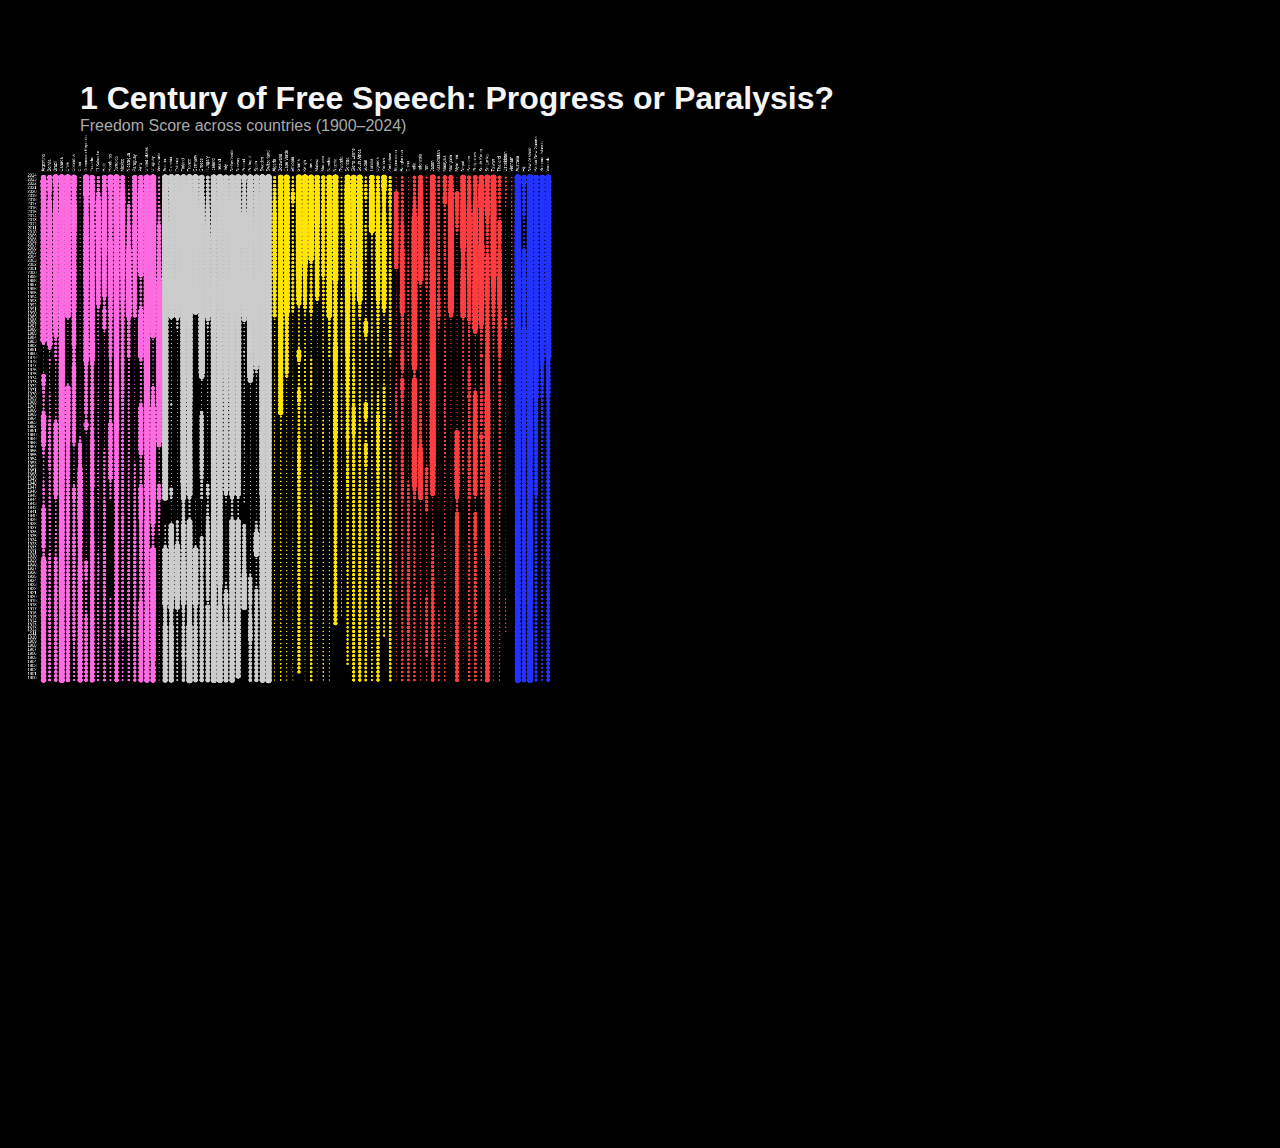
<file: index.html>
<!DOCTYPE html>
<html lang="">
  <head>
    <meta charset="utf-8">
    <meta name="viewport" content="width=device-width, initial-scale=1.0"> 
    <meta name="apple-mobile-web-app-capable" content="yes">
    <link rel="stylesheet" href="style.css">
    <title>day1_2 (array)</title>
    <!-- <style> body {padding: 0; margin: 0;} </style> -->
      
      <header>
        <h1>1 Century of Free Speech: Progress or Paralysis?</h1>
        <p>Freedom Score across countries (1900–2024)</p>
      </header>
    
      <main>
        <!-- canvas -->
      </main>

    <script src="libs/p5.min.js"></script>
    <script src="libs/p5.dom.min.js"></script>
    <script src="sketch.js"></script>
    
  </head>
  <body>
  </body>
</html>
</file>
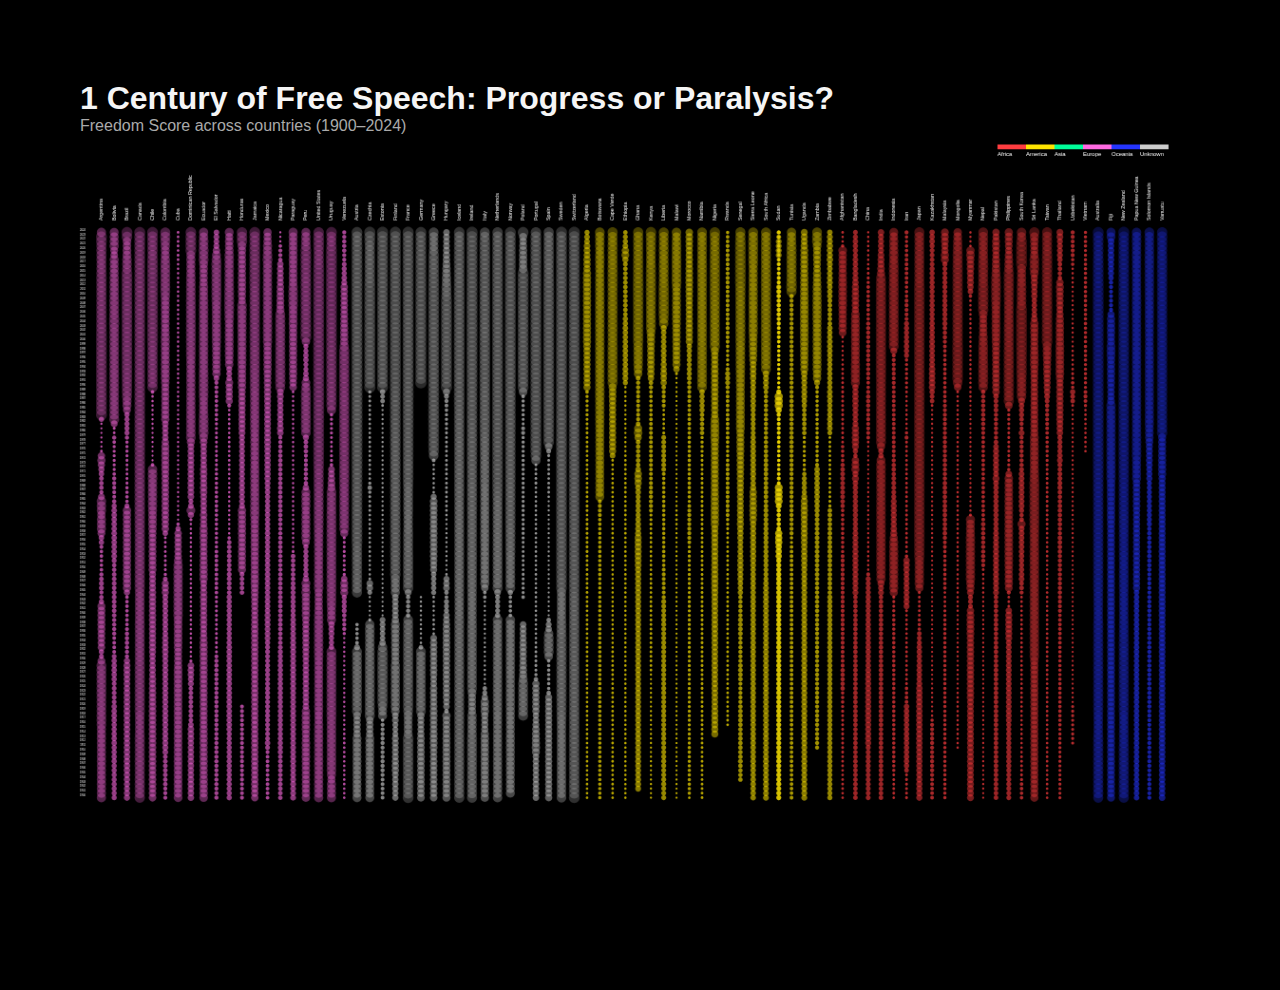
<file: index_hover.html>
<!DOCTYPE html>
<html lang="">
  <head>
    <meta charset="utf-8">
    <meta name="viewport" content="width=device-width, initial-scale=1.0"> 
    <meta name="apple-mobile-web-app-capable" content="yes">
    <link rel="stylesheet" href="style.css">
    <title>day1_2 (array)</title>
    <!-- <style> body {padding: 0; margin: 0;} </style> -->
      
      <header>
        <h1>1 Century of Free Speech: Progress or Paralysis?</h1>
        <p>Freedom Score across countries (1900–2024)</p>
      </header>
    
      <main>
        <!-- canvas -->
      </main>

    <script src="libs/p5.min.js"></script>
    <script src="libs/p5.dom.min.js"></script>
    <script src="sketch_hover.js"></script>
    
  </head>
  <body>
  </body>
</html>
</file>
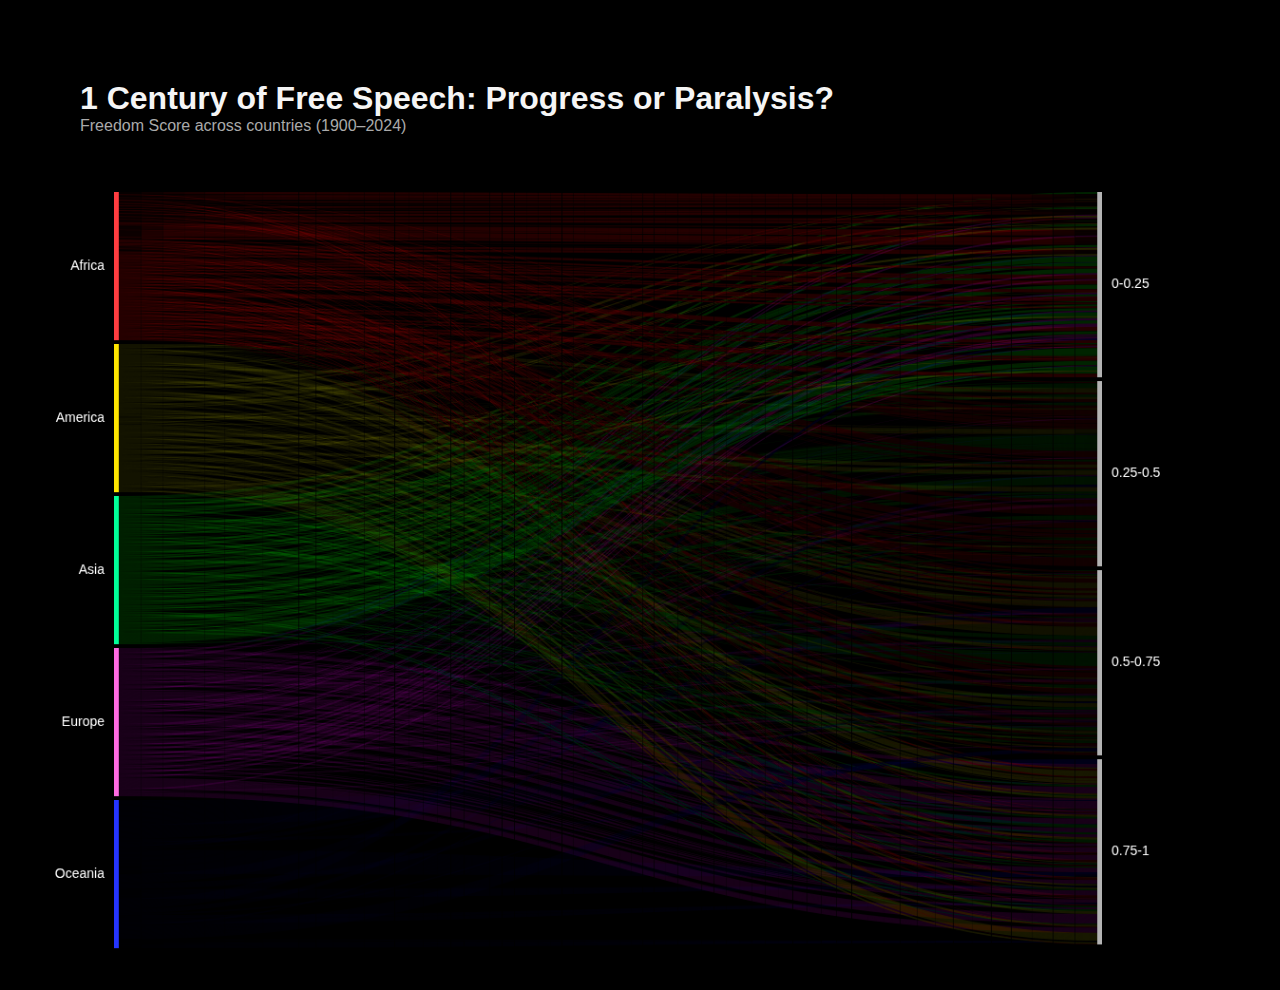
<file: index_sankey.html>
<!DOCTYPE html>
<html lang="">
  <head>
    <meta charset="utf-8">
    <meta name="viewport" content="width=device-width, initial-scale=1.0"> 
    <meta name="apple-mobile-web-app-capable" content="yes">
    <link rel="stylesheet" href="style.css">
    <title>day1_2 (array)</title>
    <!-- <style> body {padding: 0; margin: 0;} </style> -->
      
      <header>
        <h1>1 Century of Free Speech: Progress or Paralysis?</h1>
        <p>Freedom Score across countries (1900–2024)</p>
      </header>
    
      <main>
        <!-- canvas -->
      </main>

    <script src="libs/p5.min.js"></script>
    <script src="libs/p5.dom.min.js"></script>
    <script src="sketch_sankey.js"></script>
    
  </head>
  <body>
  </body>
</html>
</file>
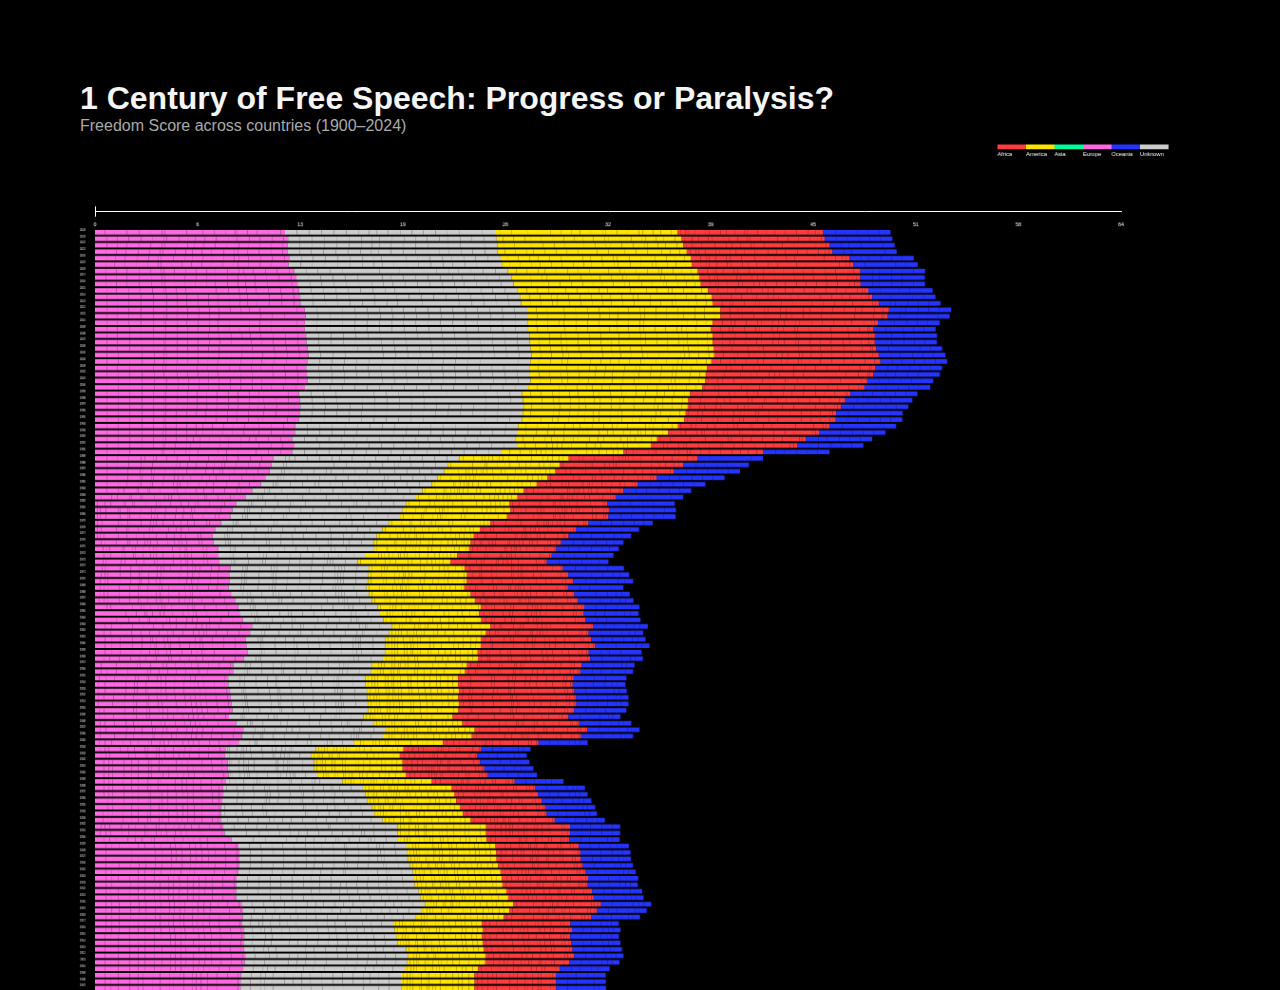
<file: index_year.html>
<!DOCTYPE html>
<html lang="">
  <head>
    <meta charset="utf-8">
    <meta name="viewport" content="width=device-width, initial-scale=1.0"> 
    <meta name="apple-mobile-web-app-capable" content="yes">
    <link rel="stylesheet" href="style.css">
    <title>day1_2 (array)</title>
    <!-- <style> body {padding: 0; margin: 0;} </style> -->
      
      <header>
        <h1>1 Century of Free Speech: Progress or Paralysis?</h1>
        <p>Freedom Score across countries (1900–2024)</p>
      </header>
    
      <main>
        <!-- canvas -->
      </main>

    <script src="libs/p5.min.js"></script>
    <script src="libs/p5.dom.min.js"></script>
    <script src="sketch_year.js"></script>
    
  </head>
  <body>
  </body>
</html>
</file>
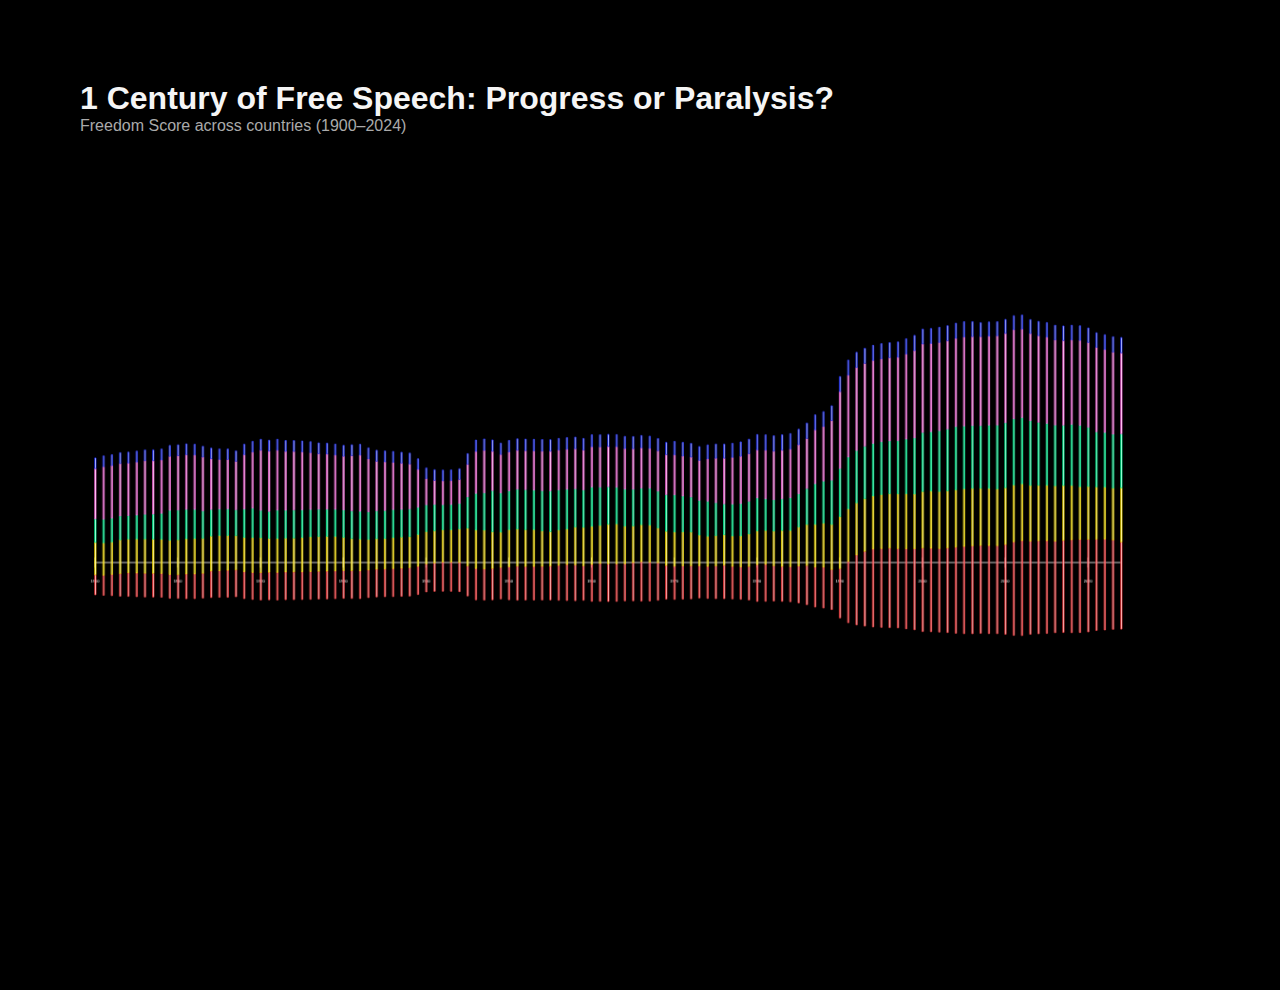
<file: index_year_continent.html>
<!DOCTYPE html>
<html lang="">
  <head>
    <meta charset="utf-8">
    <meta name="viewport" content="width=device-width, initial-scale=1.0"> 
    <meta name="apple-mobile-web-app-capable" content="yes">
    <link rel="stylesheet" href="style.css">
    <title>day1_2 (array)</title>
    <!-- <style> body {padding: 0; margin: 0;} </style> -->
      
      <header>
        <h1>1 Century of Free Speech: Progress or Paralysis?</h1>
        <p>Freedom Score across countries (1900–2024)</p>
      </header>
    
      <main>
        <!-- canvas -->
      </main>

    <script src="libs/p5.min.js"></script>
    <script src="libs/p5.dom.min.js"></script>
    <script src="sketch_year_continent"></script>
    
  </head>
  <body>
  </body>
</html>
</file>
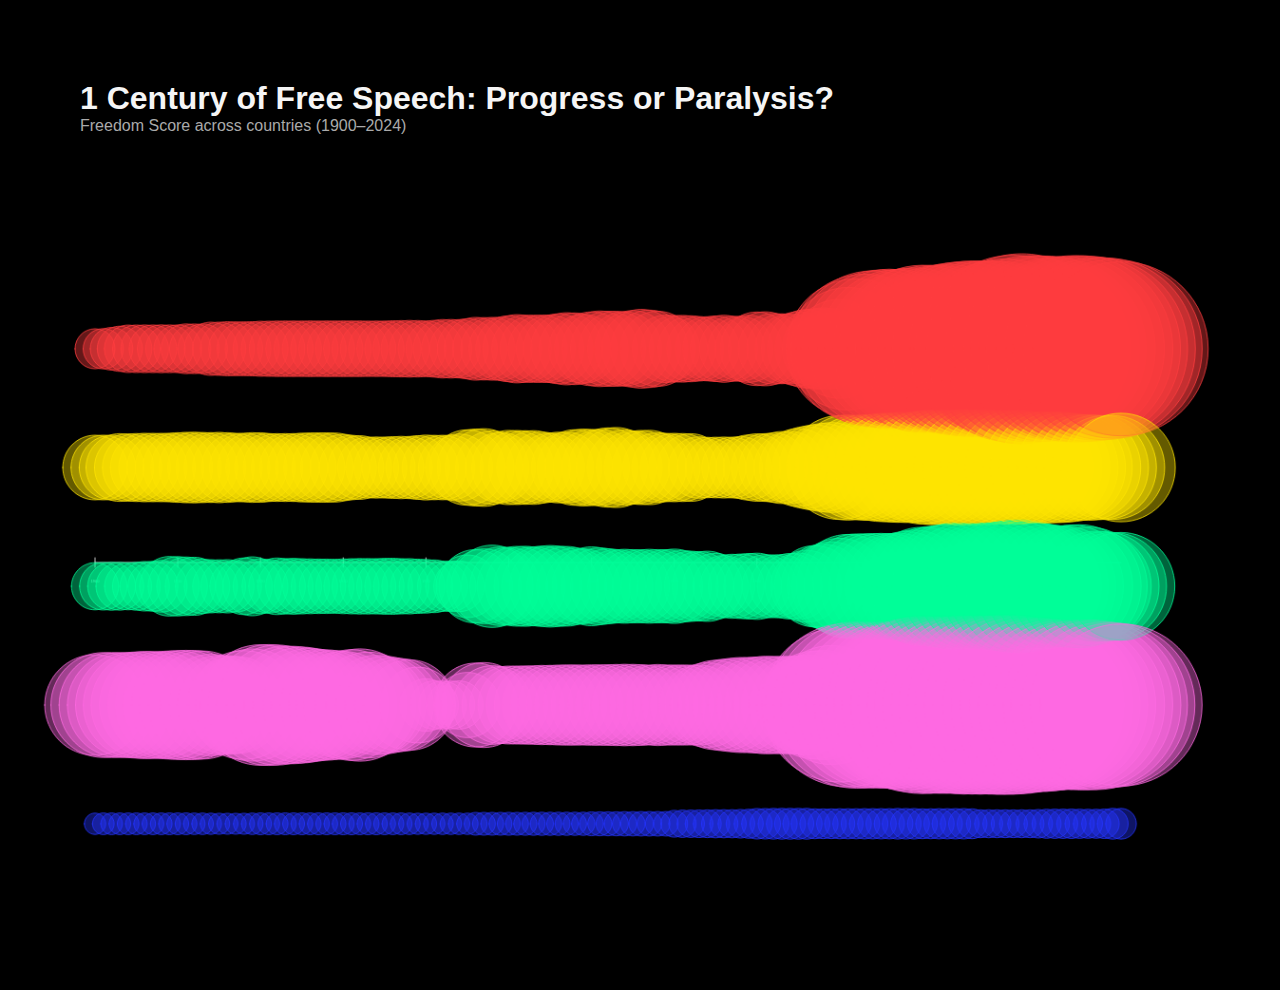
<file: backup/index_year_continent.html>
<!DOCTYPE html>
<html lang="">
  <head>
    <meta charset="utf-8">
    <meta name="viewport" content="width=device-width, initial-scale=1.0"> 
    <meta name="apple-mobile-web-app-capable" content="yes">
    <link rel="stylesheet" href="style.css">
    <title>day1_2 (array)</title>
    <!-- <style> body {padding: 0; margin: 0;} </style> -->
      
      <header>
        <h1>1 Century of Free Speech: Progress or Paralysis?</h1>
        <p>Freedom Score across countries (1900–2024)</p>
      </header>
    
      <main>
        <!-- canvas -->
      </main>

    <script src="libs/p5.min.js"></script>
    <script src="libs/p5.dom.min.js"></script>
    <script src="sketch_year_continent backup.js"></script>
    
  </head>
  <body>
  </body>
</html>
</file>
<file: style.css>
body {
  margin: 0;
  padding: 0;
  gap: 0; 
  background: #000000;
  font-family: 'Segoe UI', sans-serif;
  color: #fff;
  display: flex;
  flex-direction: column;
  overflow: hidden;  
}

header {
  text-align: left;
  margin-top: 5rem;
  margin-left: 5rem;
  margin-right: 5rem;
  margin-bottom: 0;
}

header h1 {
  font-size: 2rem;
  margin: 0;
  color: #f5f5f5;
}

header p {
  font-size: 1rem;
  margin: 0;
  color: #aaa;
}

main {
  display: flex;
  justify-content: center;
  align-items: center; 
  flex-grow: 1;
  margin: 0;
  padding: 0;
  height: auto;
}

canvas {
  max-width: 95vw;
  height: auto !important;
}
</file>
<file: backup/style.css>
body {
  margin: 0;
  padding: 0;
  gap: 0; 
  background: #000000;
  font-family: 'Segoe UI', sans-serif;
  color: #fff;
  display: flex;
  flex-direction: column;
  overflow: hidden;  
}

header {
  text-align: left;
  margin-top: 5rem;
  margin-left: 5rem;
  margin-right: 5rem;
  margin-bottom: 0;
}

header h1 {
  font-size: 2rem;
  margin: 0;
  color: #f5f5f5;
}

header p {
  font-size: 1rem;
  margin: 0;
  color: #aaa;
}

main {
  display: flex;
  justify-content: center;
  align-items: center; 
  flex-grow: 1;
  margin: 0;
  padding: 0;
  height: auto;
}

canvas {
  max-width: 95vw;
  height: auto !important;
}
</file>
